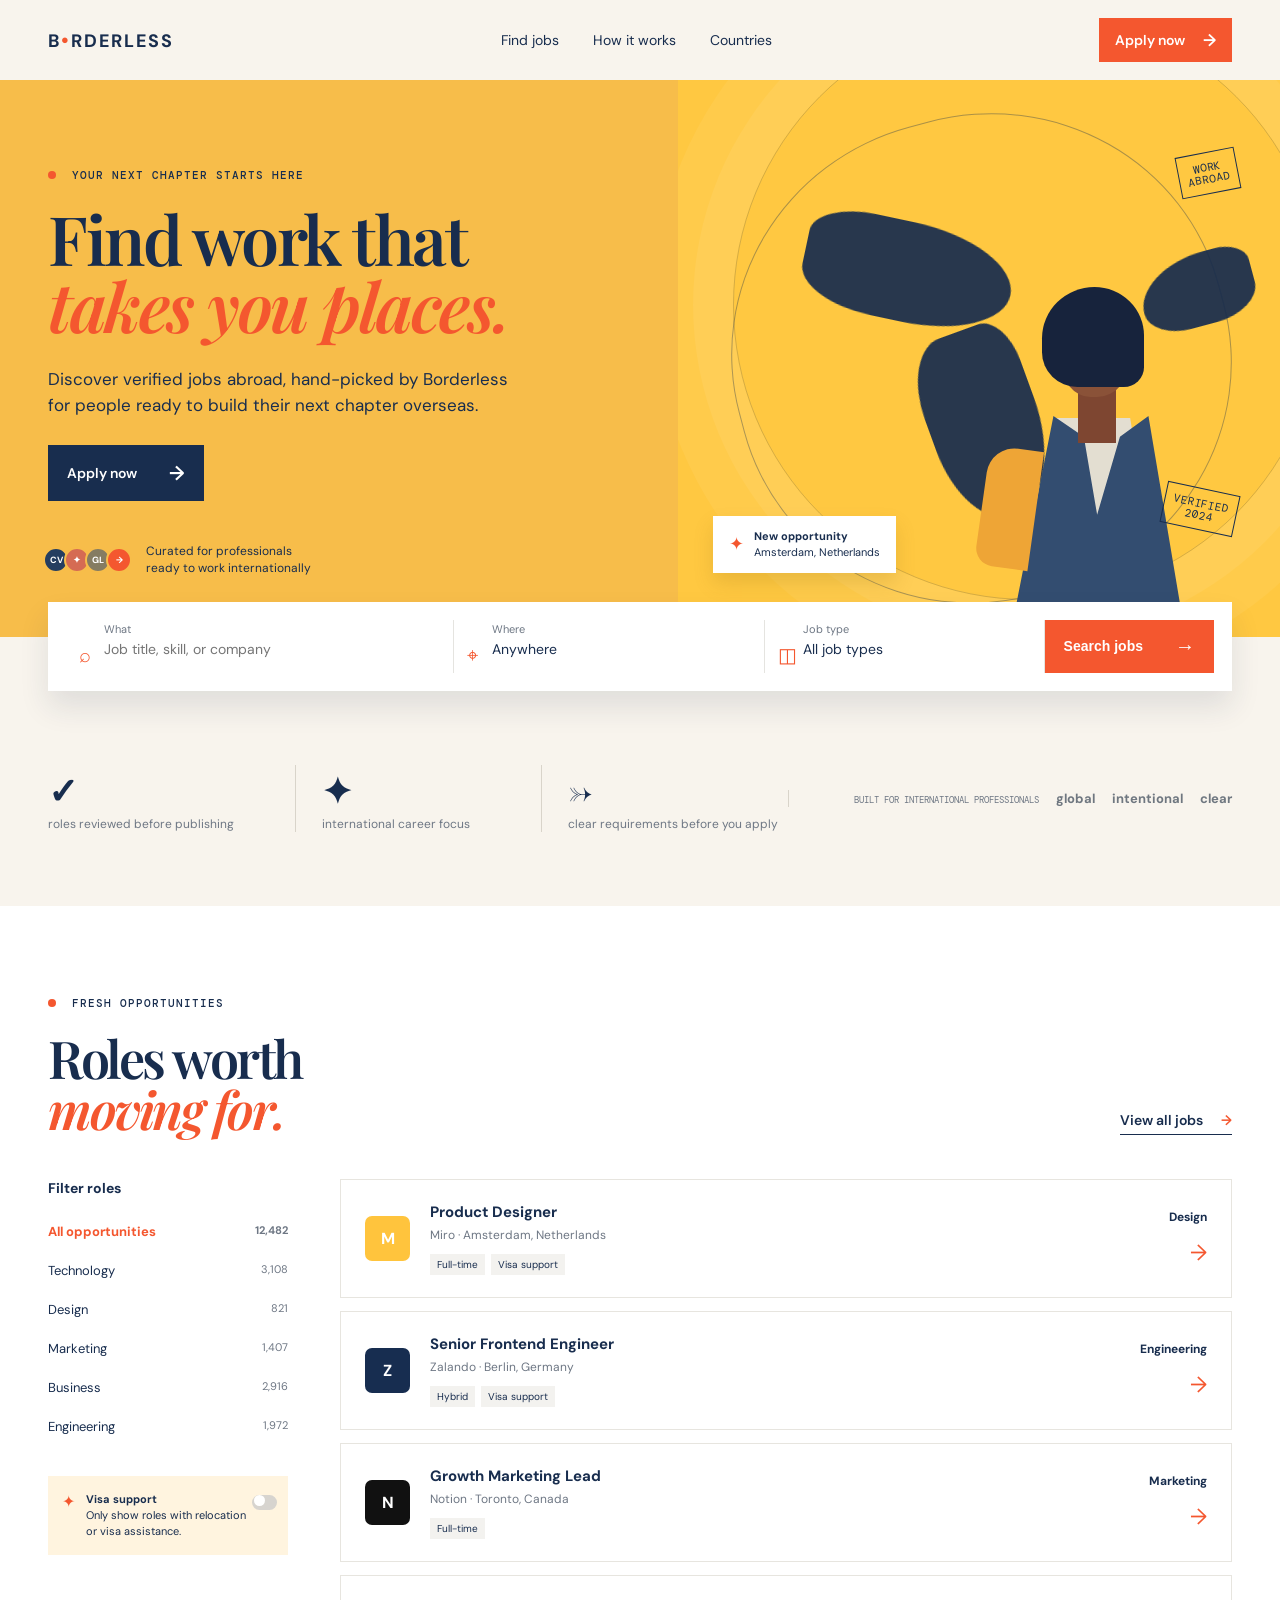
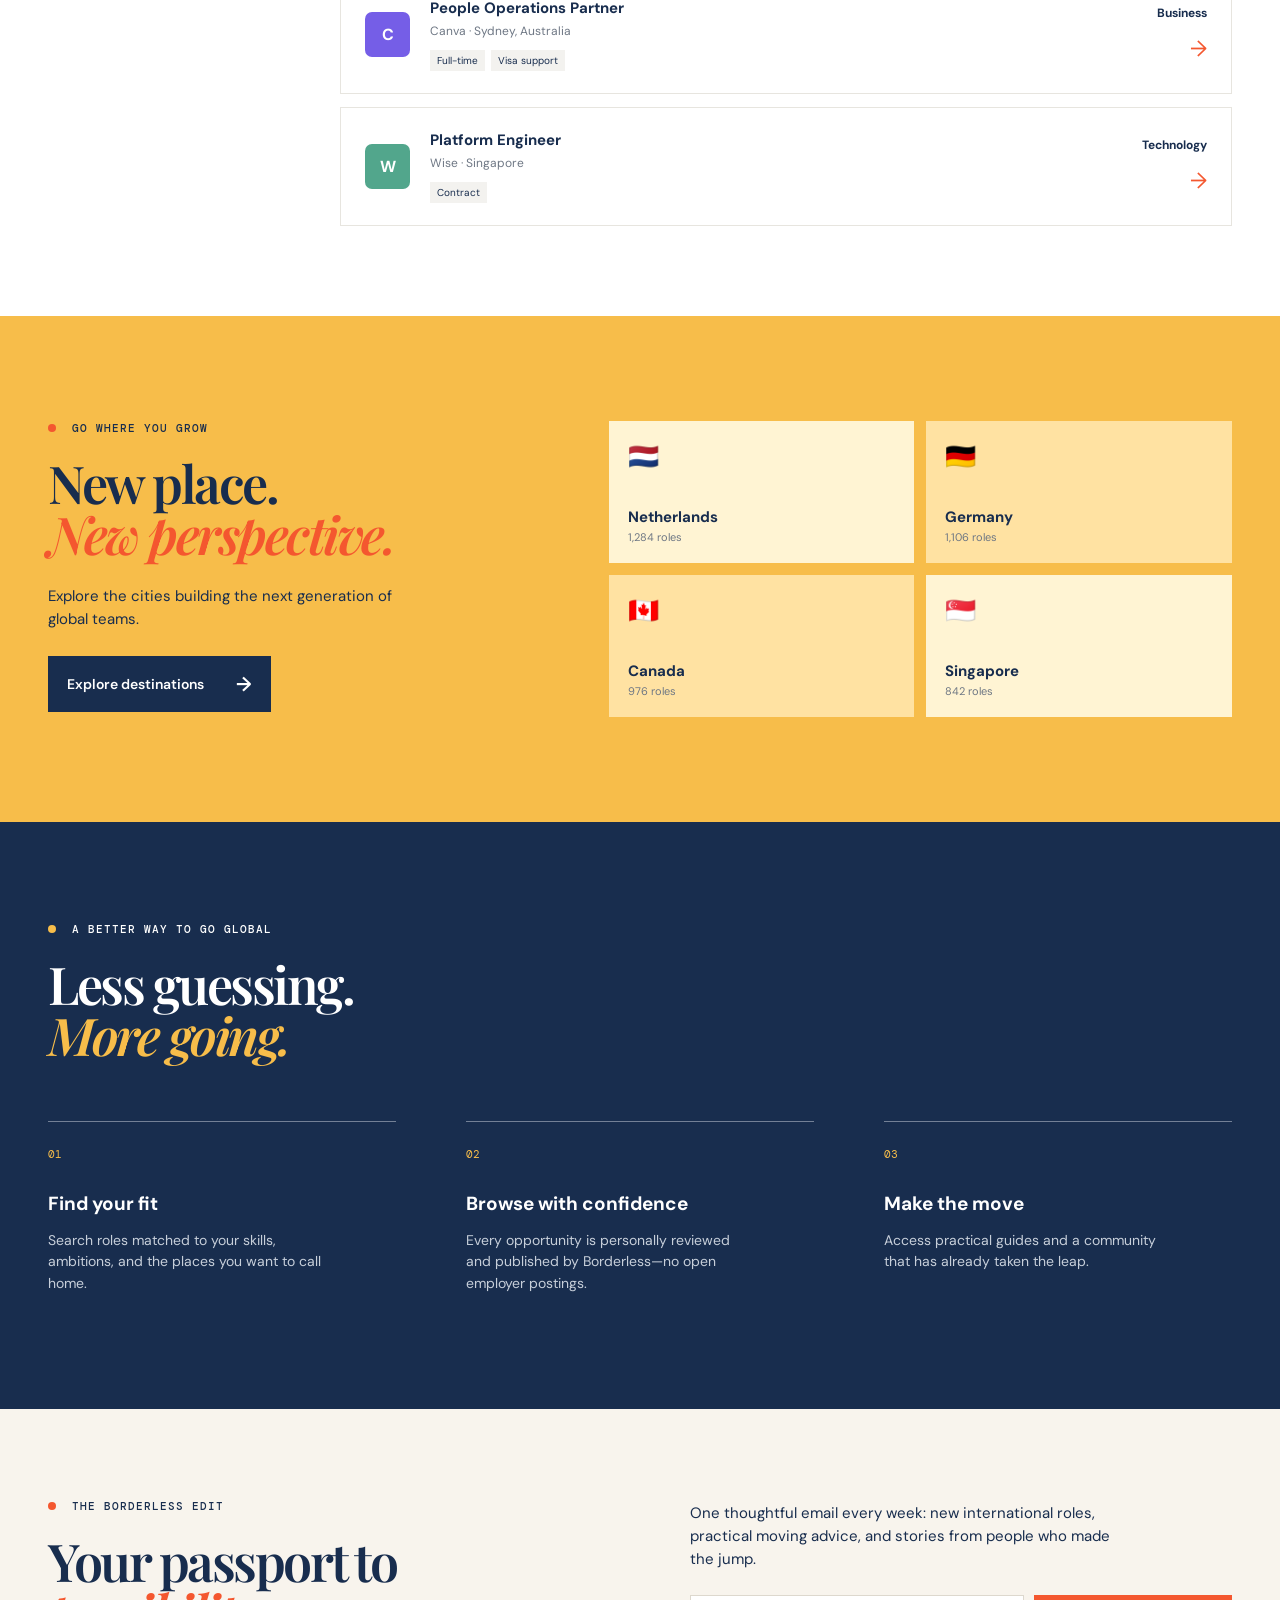
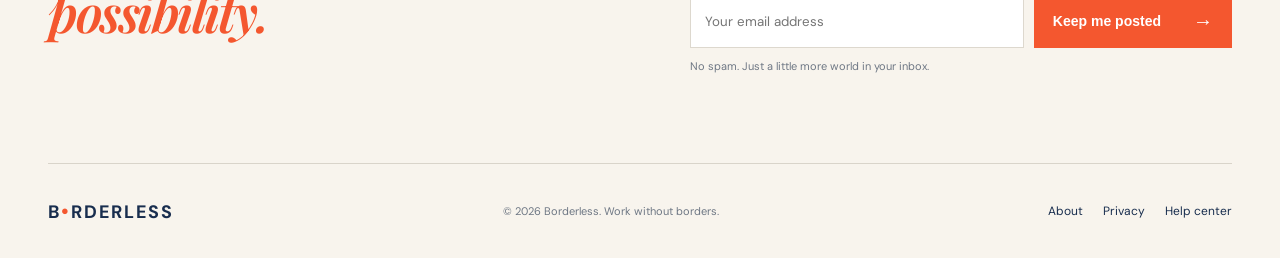
<file: index.html>
<!doctype html>
<html lang="en">
<head>
  <meta charset="UTF-8" />
  <meta name="viewport" content="width=device-width, initial-scale=1.0" />
  <meta name="description" content="Borderless connects ambitious people with verified international opportunities." />
  <title>Borderless — Find work that takes you places</title>
  <link rel="preconnect" href="https://fonts.googleapis.com" />
  <link rel="preconnect" href="https://fonts.gstatic.com" crossorigin />
  <link href="https://fonts.googleapis.com/css2?family=DM+Mono:wght@400;500&family=DM+Sans:opsz,wght@9..40,400;9..40,500;9..40,600;9..40,700&family=Playfair+Display:ital,wght@600;700&display=swap" rel="stylesheet" />
  <link rel="stylesheet" href="styles.css" />
  <style>
    .header-cta { display: inline-flex; align-items: center; gap: 18px; padding: 11px 16px; background: #f4572f; color: #fff; text-decoration: none; font-size: 14px; font-weight: 600; transition: transform .2s, background .2s; }
    .header-cta:hover { background: #dd4521; transform: translateY(-2px); }
    .header-cta span { color: #fff; font-size: 17px; }
    .job-meta a { color: #f4572f; font-size: 22px; text-decoration: none; }
  </style>
</head>
<body>
  <header class="site-header">
    <a class="brand" href="#top" aria-label="Borderless home">B<span>•</span>RDERLESS</a>
    <nav aria-label="Main navigation">
      <a href="#jobs">Find jobs</a>
      <a href="#how-it-works">How it works</a>
      <a href="#countries">Countries</a>
    </nav>
    <a class="header-cta" href="apply.html">Apply now <span>→</span></a>
  </header>

  <main id="top">
    <section class="hero">
      <div class="hero-copy">
        <p class="eyebrow"><i></i> YOUR NEXT CHAPTER STARTS HERE</p>
        <h1>Find work that<br /><em>takes you places.</em></h1>
        <p class="hero-text">Discover verified jobs abroad, hand-picked by Borderless for people ready to build their next chapter overseas.</p>
        <a class="button button-dark" href="apply.html">Apply now <span>→</span></a>
        <div class="trust-row">
          <div class="avatars" aria-hidden="true"><b>CV</b><b>✦</b><b>GL</b><b>→</b></div>
          <p>Curated for professionals<br />ready to work internationally</p>
        </div>
      </div>
      <div class="hero-art" aria-label="A professional traveler near a global map illustration">
        <div class="sun"></div>
        <div class="stamp stamp-1">WORK<br />ABROAD</div>
        <div class="stamp stamp-2">VERIFIED<br />2024</div>
        <div class="continent continent-1"></div><div class="continent continent-2"></div><div class="continent continent-3"></div>
        <div class="globe-lines"></div>
        <div class="traveler"><div class="head"></div><div class="hair"></div><div class="neck"></div><div class="shirt"></div><div class="bag"></div><div class="jacket"></div></div>
        <div class="location-card"><span class="pin">✦</span><span><b>New opportunity</b><br />Amsterdam, Netherlands</span></div>
      </div>
    </section>

    <section class="search-panel" aria-label="Search jobs">
      <div class="search-field"><span>⌕</span><label>What</label><input id="keyword" type="search" placeholder="Job title, skill, or company" /></div>
      <div class="search-field"><span>⌖</span><label>Where</label><select id="country"><option value="">Anywhere</option><option>Netherlands</option><option>Germany</option><option>Canada</option><option>Singapore</option><option>Australia</option><option>Spain</option></select></div>
      <div class="search-field"><span>◫</span><label>Job type</label><select id="jobType"><option value="">All job types</option><option>Full-time</option><option>Contract</option><option>Hybrid</option></select></div>
      <button id="searchButton" class="button button-orange">Search jobs <span>→</span></button>
    </section>

    <section class="numbers" aria-label="Borderless by the numbers">
      <div><strong>✓</strong><p>roles reviewed before publishing</p></div>
      <div><strong>✦</strong><p>international career focus</p></div>
      <div><strong>→</strong><p>clear requirements before you apply</p></div>
      <div class="partner-logos"><p>BUILT FOR INTERNATIONAL PROFESSIONALS</p><span>global</span><span>intentional</span><span>clear</span></div>
    </section>

    <section class="jobs-section" id="jobs">
      <div class="section-heading"><div><p class="eyebrow"><i></i> FRESH OPPORTUNITIES</p><h2>Roles worth<br /><em>moving for.</em></h2></div><a href="#jobs" class="text-link">View all jobs <span>→</span></a></div>
      <div class="job-layout">
        <aside class="filter-panel"><h3>Filter roles</h3><button class="filter active" data-filter="all">All opportunities <span>12,482</span></button><button class="filter" data-filter="Technology">Technology <span>3,108</span></button><button class="filter" data-filter="Design">Design <span>821</span></button><button class="filter" data-filter="Marketing">Marketing <span>1,407</span></button><button class="filter" data-filter="Business">Business <span>2,916</span></button><button class="filter" data-filter="Engineering">Engineering <span>1,972</span></button><div class="visa-note"><span>✦</span><p><b>Visa support</b><br />Only show roles with relocation or visa assistance.</p><label class="switch"><input id="visaToggle" type="checkbox" /><span></span></label></div></aside>
        <div class="job-list" id="jobList"></div>
      </div>
    </section>

    <section class="countries" id="countries"><div><p class="eyebrow"><i></i> GO WHERE YOU GROW</p><h2>New place.<br /><em>New perspective.</em></h2><p>Explore the cities building the next generation of global teams.</p><a href="#jobs" class="button button-dark">Explore destinations <span>→</span></a></div><div class="country-grid"><article><span class="flag">🇳🇱</span><b>Netherlands</b><small>1,284 roles</small></article><article><span class="flag">🇩🇪</span><b>Germany</b><small>1,106 roles</small></article><article><span class="flag">🇨🇦</span><b>Canada</b><small>976 roles</small></article><article><span class="flag">🇸🇬</span><b>Singapore</b><small>842 roles</small></article></div></section>

    <section class="how-it-works" id="how-it-works"><p class="eyebrow"><i></i> A BETTER WAY TO GO GLOBAL</p><h2>Less guessing.<br /><em>More going.</em></h2><div class="steps"><article><span>01</span><h3>Find your fit</h3><p>Search roles matched to your skills, ambitions, and the places you want to call home.</p></article><article><span>02</span><h3>Browse with confidence</h3><p>Every opportunity is personally reviewed and published by Borderless—no open employer postings.</p></article><article><span>03</span><h3>Make the move</h3><p>Access practical guides and a community that has already taken the leap.</p></article></div></section>

    <section class="newsletter"><div><p class="eyebrow"><i></i> THE BORDERLESS EDIT</p><h2>Your passport to<br /><em>possibility.</em></h2></div><div><p>One thoughtful email every week: new international roles, practical moving advice, and stories from people who made the jump.</p><form id="newsletterForm"><input type="email" aria-label="Email address" placeholder="Your email address" required /><button class="button button-orange" type="submit">Keep me posted <span>→</span></button></form><small id="formMessage">No spam. Just a little more world in your inbox.</small></div></section>
  </main>
  <footer><a class="brand" href="#top">B<span>•</span>RDERLESS</a><p>© 2026 Borderless. Work without borders.</p><div><a href="#top">About</a><a href="#top">Privacy</a><a href="#top">Help center</a></div></footer>
  <script src="script.js"></script>
</body>
</html>
</file>
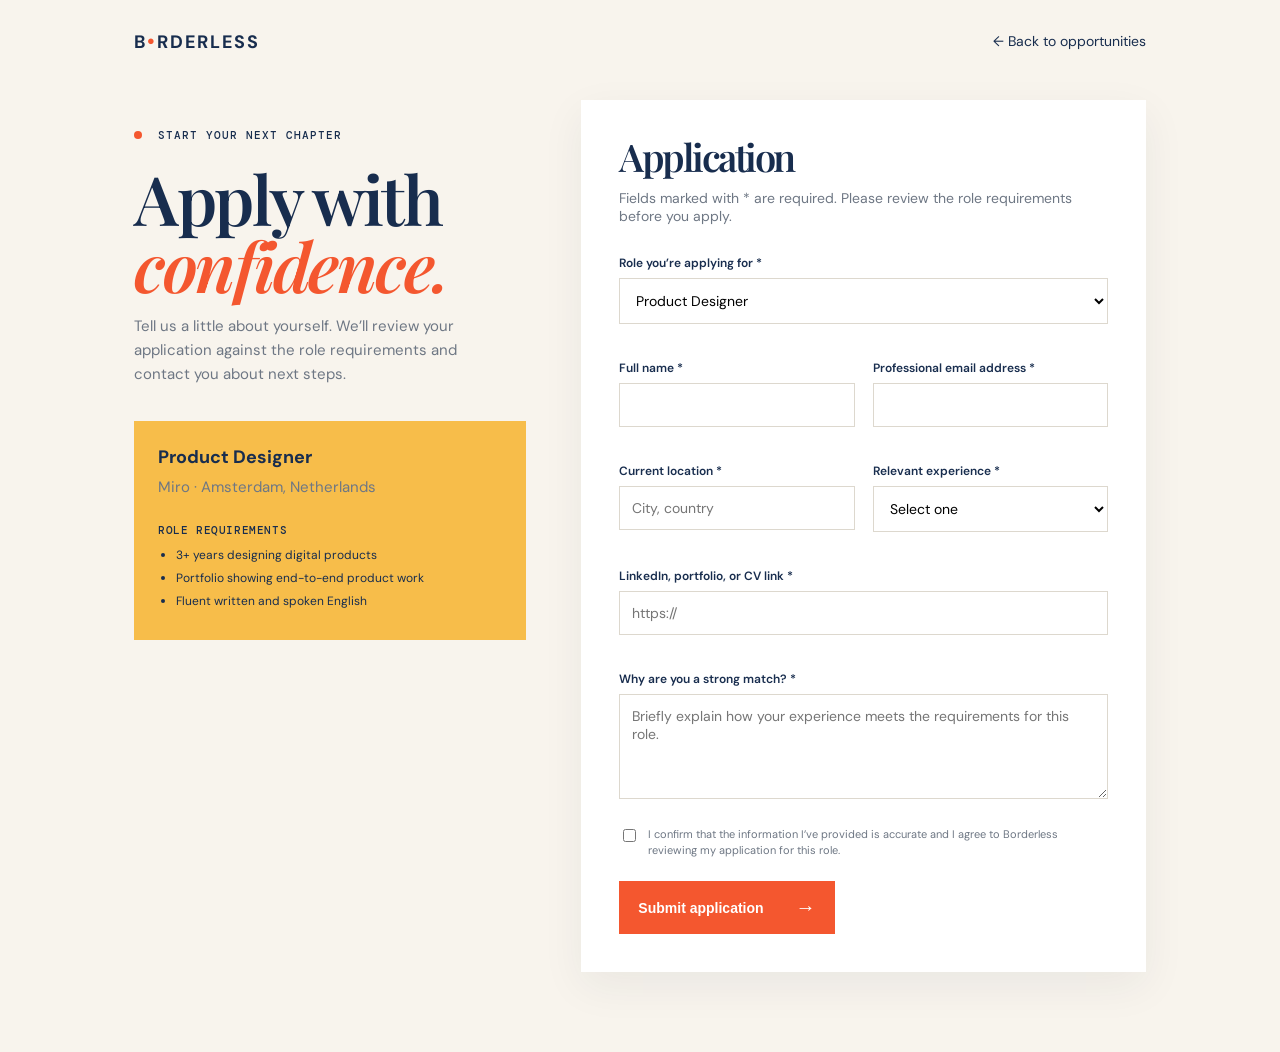
<file: apply.html>
<!doctype html>
<html lang="en">
<head>
  <meta charset="UTF-8" />
  <meta name="viewport" content="width=device-width, initial-scale=1.0" />
  <meta name="description" content="Apply for a Borderless international opportunity." />
  <title>Apply — Borderless</title>
  <link rel="preconnect" href="https://fonts.googleapis.com" />
  <link rel="preconnect" href="https://fonts.gstatic.com" crossorigin />
  <link href="https://fonts.googleapis.com/css2?family=DM+Mono:wght@400;500&family=DM+Sans:opsz,wght@9..40,400;9..40,500;9..40,600;9..40,700&family=Playfair+Display:ital,wght@600;700&display=swap" rel="stylesheet" />
  <link rel="stylesheet" href="styles.css" />
  <style>
    .apply-page { min-height: 100vh; background: #f8f4ed; }
    .apply-header { max-width: 1080px; margin: auto; padding: 28px 34px; display: flex; justify-content: space-between; align-items: center; }
    .back-link { color: #182d4e; font-size: 14px; text-decoration: none; }
    .application { max-width: 1080px; margin: 18px auto 80px; display: grid; grid-template-columns: .82fr 1.18fr; gap: 55px; padding: 0 34px; }
    .application-intro { padding-top: 28px; } .application-intro p:not(.eyebrow) { color: #6e7784; font-size: 15px; line-height: 1.6; max-width: 330px; }
    .role-details { margin-top: 35px; padding: 24px; background: #f7bd4a; } .role-details h3 { margin: 0 0 6px; font-size: 18px; } .role-details p { font-size: 13px; margin: 0; }
    .role-details h4 { margin: 24px 0 10px; font: 500 11px "DM Mono", monospace; letter-spacing: .6px; } .role-details ul { padding-left: 18px; margin: 0; } .role-details li { font-size: 12px; margin: 7px 0; }
    .application-form { background: #fff; padding: 38px; box-shadow: 0 14px 40px #1a2a4510; } .application-form h2 { font-size: 38px; }
    .application-form > p { color: #6e7784; margin: 13px 0 30px; font-size: 14px; }
    .form-grid { display: grid; grid-template-columns: 1fr 1fr; gap: 18px; } .form-field { display: block; margin-bottom: 18px; } .form-field.full { grid-column: 1 / -1; }
    .form-field label { display: block; margin-bottom: 7px; font-size: 12px; font-weight: 600; } .form-field input, .form-field select, .form-field textarea { width: 100%; font: inherit; font-size: 14px; border: 1px solid #ddd8ce; padding: 12px; outline-color: #f4572f; background: #fff; } .form-field textarea { min-height: 105px; resize: vertical; }
    .consent { display: flex; gap: 9px; align-items: flex-start; color: #6e7784; font-size: 11px; line-height: 1.45; margin: 5px 0 23px; } .consent input { margin-top: 2px; accent-color: #f4572f; }
    .success { display: none; margin-top: 18px; padding: 14px; color: #1d604a; background: #e4f4ea; font-size: 13px; }
    @media(max-width:800px) { .apply-header { padding: 22px 25px; } .application { grid-template-columns: 1fr; padding: 0 25px; gap: 22px; } .application-intro { padding: 0; } .role-details { margin-top: 25px; } .application-form { padding: 25px; } .form-grid { grid-template-columns: 1fr; } }
  </style>
</head>
<body class="apply-page">
  <header class="apply-header"><a class="brand" href="index.html">B<span>•</span>RDERLESS</a><a class="back-link" href="index.html">← Back to opportunities</a></header>
  <main class="application">
    <aside class="application-intro"><p class="eyebrow"><i></i> START YOUR NEXT CHAPTER</p><h1>Apply with<br /><em>confidence.</em></h1><p>Tell us a little about yourself. We’ll review your application against the role requirements and contact you about next steps.</p><div class="role-details" id="roleDetails"></div></aside>
    <section class="application-form"><h2>Application</h2><p>Fields marked with * are required. Please review the role requirements before you apply.</p><form id="applicationForm"><div class="form-grid"><div class="form-field full"><label for="role">Role you’re applying for *</label><select id="role" required></select></div><div class="form-field"><label for="name">Full name *</label><input id="name" required autocomplete="name" /></div><div class="form-field"><label for="email">Professional email address *</label><input id="email" type="email" required autocomplete="email" /></div><div class="form-field"><label for="location">Current location *</label><input id="location" required placeholder="City, country" /></div><div class="form-field"><label for="experience">Relevant experience *</label><select id="experience" required><option value="">Select one</option><option>0–2 years</option><option>3–5 years</option><option>6–9 years</option><option>10+ years</option></select></div><div class="form-field full"><label for="portfolio">LinkedIn, portfolio, or CV link *</label><input id="portfolio" type="url" required placeholder="https://" /></div><div class="form-field full"><label for="message">Why are you a strong match? *</label><textarea id="message" required placeholder="Briefly explain how your experience meets the requirements for this role."></textarea></div></div><label class="consent"><input type="checkbox" required /> <span>I confirm that the information I’ve provided is accurate and I agree to Borderless reviewing my application for this role.</span></label><button class="button button-orange" type="submit">Submit application <span>→</span></button><div class="success" id="successMessage">Application received — thank you. We’ll be in touch if your experience is a match.</div></form></section>
  </main>
  <script src="apply.js"></script>
</body>
</html>
</file>
<file: styles.css>
:root{--ink:#182d4e;--cream:#f8f4ed;--orange:#f4572f;--yellow:#f7bd4a;--muted:#6e7784}*{box-sizing:border-box}html{scroll-behavior:smooth}body{margin:0;background:var(--cream);color:var(--ink);font-family:"DM Sans",sans-serif}.site-header{height:80px;max-width:1280px;margin:auto;padding:0 48px;display:flex;align-items:center;justify-content:space-between}.brand{font-weight:700;letter-spacing:2px;color:var(--ink);text-decoration:none;font-size:18px}.brand span{color:var(--orange);font-size:20px}.site-header nav{display:flex;gap:34px}.site-header nav a,footer a{color:var(--ink);text-decoration:none;font-size:14px}.header-cta{font-size:14px;font-weight:600;color:var(--ink);text-decoration:none}.header-cta span{color:var(--orange);font-size:17px}.hero{min-height:555px;background:var(--yellow);display:grid;grid-template-columns:53% 47%;overflow:hidden}.hero-copy{padding:88px max(48px,calc((100vw - 1184px)/2)) 60px}.eyebrow{font-family:"DM Mono",monospace;font-size:11px;letter-spacing:1px;font-weight:500;margin:0 0 22px}.eyebrow i{display:inline-block;width:8px;height:8px;background:var(--orange);border-radius:50%;margin-right:8px}h1,h2{font-family:"Playfair Display",serif;font-weight:600;line-height:.99;letter-spacing:-2.5px;margin:0}h1{font-size:68px}h2{font-size:52px}h1 em,h2 em{font-weight:600;color:var(--orange)}.hero-text{font-size:17px;line-height:1.55;max-width:470px;margin:27px 0}.button{border:0;display:inline-flex;gap:32px;align-items:center;justify-content:space-between;padding:15px 19px;text-decoration:none;font-weight:600;font-size:14px;cursor:pointer}.button span{font-size:20px}.button-dark{background:var(--ink);color:#fff}.button-orange{background:var(--orange);color:#fff}.trust-row{display:flex;align-items:center;gap:14px;margin-top:42px}.trust-row p{font-size:12px;line-height:1.4;margin:0}.avatars{display:flex}.avatars b{font-size:9px;color:#fff;width:26px;height:26px;border-radius:50%;display:grid;place-items:center;margin-left:-5px;border:2px solid var(--yellow);background:#253e60}.avatars b:nth-child(2){background:#d56b53}.avatars b:nth-child(3){background:#857c62}.avatars b:nth-child(4){background:var(--orange)}.hero-art{position:relative;min-height:555px;background:#ffc841;isolation:isolate;overflow:hidden}.sun{position:absolute;width:590px;height:590px;top:-70px;left:55px;border:1px solid rgba(24,45,78,.18);border-radius:50%;box-shadow:0 0 0 40px rgba(255,255,255,.06),0 0 0 80px rgba(255,255,255,.05)}.continent{position:absolute;background:var(--ink);opacity:.93;filter:blur(.1px)}.continent-1{width:210px;height:100px;top:142px;left:125px;border-radius:40% 70% 65% 50%;transform:rotate(12deg)}.continent-2{width:110px;height:192px;top:248px;left:252px;border-radius:45% 30% 65% 55%;transform:rotate(-20deg)}.continent-3{width:115px;height:72px;top:174px;right:25px;border-radius:70% 30% 45% 40%;transform:rotate(-15deg)}.globe-lines{position:absolute;inset:36px 50px 36px 55px;border:1px solid rgba(24,45,78,.36);border-radius:48%;transform:rotate(-15deg)}.traveler{position:absolute;bottom:-35px;left:48%;width:255px;height:400px;z-index:2}.head{position:absolute;top:39px;left:94px;width:70px;height:86px;background:#8a5238;border-radius:42% 45% 48% 42%;z-index:3}.hair{position:absolute;top:15px;left:75px;width:102px;height:100px;background:#17233c;border-radius:52% 49% 20% 35%;z-index:4}.neck{position:absolute;top:106px;left:111px;width:38px;height:65px;background:#7e4631;z-index:2}.shirt{position:absolute;top:146px;left:52px;width:148px;height:230px;background:#e3ded1;clip-path:polygon(25% 0,75% 0,100% 100%,0 100%)}.jacket{position:absolute;top:144px;left:35px;width:190px;height:260px;background:#334d70;clip-path:polygon(27% 0,43% 8%,50% 38%,62% 8%,77% 0,100% 100%,0 100%)}.bag{position:absolute;z-index:3;top:176px;left:15px;width:54px;height:120px;background:#eea536;border-radius:28px 0 0 18px;transform:rotate(8deg)}.stamp{position:absolute;z-index:5;border:1px solid var(--ink);font-family:"DM Mono",monospace;font-size:11px;line-height:1.1;text-align:center;padding:8px;color:var(--ink);transform:rotate(-11deg)}.stamp-1{top:72px;right:42px}.stamp-2{bottom:107px;right:43px;transform:rotate(12deg)}.location-card{position:absolute;z-index:6;bottom:64px;left:35px;background:#fff;padding:13px 16px;display:flex;gap:10px;align-items:center;font-size:11px;line-height:1.4;box-shadow:0 10px 18px #8d6c1430}.pin{color:var(--orange);font-size:18px}.search-panel{position:relative;z-index:7;max-width:1184px;margin:-35px auto 0;display:grid;grid-template-columns:1.25fr 1fr .9fr auto;background:#fff;padding:18px;box-shadow:0 16px 30px #1a2a451c}.search-field{position:relative;border-right:1px solid #e5e4e0;padding:2px 18px 2px 38px}.search-field>span{position:absolute;left:13px;top:22px;color:var(--orange);font-size:20px}.search-field label{display:block;font-size:11px;color:var(--muted);margin-bottom:2px}.search-field input,.search-field select{border:0;outline:0;background:transparent;color:var(--ink);font-family:inherit;font-size:14px;width:100%;padding:0}.search-field select{appearance:none}.numbers{max-width:1184px;margin:74px auto;display:grid;grid-template-columns:repeat(3,1fr) 1.8fr;align-items:center}.numbers>div{padding-left:26px;border-left:1px solid #d9d4ca}.numbers>div:first-child{border:0;padding-left:0}.numbers strong{font-family:"Playfair Display";font-size:36px;letter-spacing:-1px}.numbers strong span{color:var(--orange)}.numbers p{margin:3px 0 0;color:var(--muted);font-size:12px}.partner-logos{display:flex;gap:17px;align-items:center;justify-content:flex-end}.partner-logos p{font-family:"DM Mono";font-size:9px}.partner-logos span{font-weight:700;font-size:13px;color:#6f7780}.jobs-section{padding:90px max(48px,calc((100vw - 1184px)/2));background:#fff}.section-heading{display:flex;justify-content:space-between;align-items:end;margin-bottom:44px}.text-link{font-size:14px;color:var(--ink);font-weight:600;text-decoration:none;border-bottom:1px solid var(--ink);padding-bottom:5px}.text-link span{color:var(--orange);margin-left:15px}.job-layout{display:grid;grid-template-columns:240px 1fr;gap:52px}.filter-panel h3{font-size:14px;margin:0 0 15px}.filter{width:100%;display:flex;justify-content:space-between;background:transparent;border:0;color:var(--ink);padding:11px 0;text-align:left;font-family:inherit;font-size:13px;cursor:pointer}.filter span{font-size:11px;color:var(--muted)}.filter.active{font-weight:700;color:var(--orange)}.visa-note{position:relative;margin-top:30px;padding:16px 42px 15px 14px;background:#fff4df;font-size:11px;line-height:1.45}.visa-note>span{color:var(--orange);font-size:16px;position:absolute;left:14px;top:14px}.visa-note p{margin:0 0 0 24px}.switch{position:absolute;top:17px;right:11px}.switch input{display:none}.switch span{display:block;width:25px;height:15px;border-radius:10px;background:#d7d4cf;cursor:pointer}.switch span:after{content:"";display:block;width:11px;height:11px;margin:2px;border-radius:50%;background:#fff;transition:.2s}.switch input:checked+span{background:var(--orange)}.switch input:checked+span:after{transform:translateX(10px)}.job-list{display:grid;gap:13px}.job-card{border:1px solid #e7e5df;padding:22px 24px;display:grid;grid-template-columns:47px 1fr auto;gap:18px;align-items:center;transition:.2s}.job-card:hover{border-color:var(--orange);transform:translateY(-2px)}.job-logo{width:45px;height:45px;border-radius:7px;display:grid;place-items:center;color:#fff;font-weight:700;font-size:16px}.job-card h3{font-size:15px;margin:0 0 5px}.job-card p{margin:0;color:var(--muted);font-size:12px}.tags{display:flex;gap:6px;margin-top:11px}.tag{font-size:10px;background:#f3f2ef;padding:4px 7px}.job-meta{text-align:right}.job-meta b{font-size:12px;display:block;margin-bottom:13px}.job-meta button{border:0;background:transparent;color:var(--orange);font-size:22px;cursor:pointer}.empty{padding:50px;text-align:center;color:var(--muted);border:1px dashed #ddd}.countries{display:grid;grid-template-columns:.85fr 1.15fr;gap:100px;padding:105px max(48px,calc((100vw - 1184px)/2));background:var(--yellow)}.countries>div>p:not(.eyebrow){font-size:15px;line-height:1.55;max-width:350px;margin:25px 0}.country-grid{display:grid;grid-template-columns:1fr 1fr;gap:12px;align-content:center}.country-grid article{height:142px;background:#fff4d3;padding:19px;display:flex;flex-direction:column}.country-grid article:nth-child(2),.country-grid article:nth-child(3){background:#ffe2a2}.flag{font-size:25px;margin-bottom:auto}.country-grid b{font-size:15px}.country-grid small{font-size:11px;color:var(--muted);margin-top:3px}.how-it-works{background:var(--ink);color:#fff;padding:100px max(48px,calc((100vw - 1184px)/2))}.how-it-works .eyebrow i{background:var(--yellow)}.how-it-works h2 em{color:var(--yellow)}.steps{display:grid;grid-template-columns:repeat(3,1fr);gap:70px;margin-top:60px}.steps article{border-top:1px solid #738096;padding-top:20px}.steps span{font-family:"DM Mono";font-size:11px;color:var(--yellow)}.steps h3{font-size:19px;margin:28px 0 12px}.steps p{font-size:14px;line-height:1.55;color:#c7cfda;max-width:290px}.newsletter{padding:90px max(48px,calc((100vw - 1184px)/2));display:grid;grid-template-columns:1fr 1fr;gap:100px}.newsletter>div>p:not(.eyebrow){font-size:15px;line-height:1.55;max-width:445px;margin:3px 0 23px}.newsletter form{display:flex;gap:10px}.newsletter input{flex:1;background:#fff;border:1px solid #ddd8ce;padding:14px;font-family:inherit;outline-color:var(--orange)}.newsletter small{display:block;color:var(--muted);font-size:11px;margin-top:11px}footer{max-width:1184px;margin:auto;border-top:1px solid #d9d4ca;padding:29px 0;display:flex;align-items:center;justify-content:space-between}footer p{font-size:11px;color:var(--muted)}footer div{display:flex;gap:20px}footer a{font-size:12px}@media(max-width:800px){.site-header{padding:0 20px}.site-header nav{display:none}.hero{grid-template-columns:1fr}.hero-copy{padding:65px 25px 50px}h1{font-size:51px}h2{font-size:42px}.hero-art{min-height:400px}.search-panel{margin:0;display:block;padding:12px}.search-field{border-right:0;border-bottom:1px solid #eee;padding:10px 18px 10px 38px}.search-field>span{top:28px}.search-panel .button{width:100%;margin-top:12px}.numbers{margin:48px 25px;grid-template-columns:1fr 1fr;gap:30px}.numbers>div:nth-child(3){border-left:0;padding-left:0}.partner-logos{display:none}.jobs-section,.countries,.how-it-works,.newsletter{padding:65px 25px}.job-layout,.countries,.newsletter{grid-template-columns:1fr;gap:35px}.filter-panel{display:none}.job-card{grid-template-columns:43px 1fr}.job-meta{display:none}.section-heading{margin-bottom:30px}.section-heading .text-link{display:none}.steps{grid-template-columns:1fr;gap:24px;margin-top:42px}.newsletter form{display:block}.newsletter .button{margin-top:10px;width:100%}footer{margin:0 25px;display:block}footer p{margin:17px 0}footer div{gap:15px}.country-grid{gap:8px}.countries{gap:40px}}
</file>
